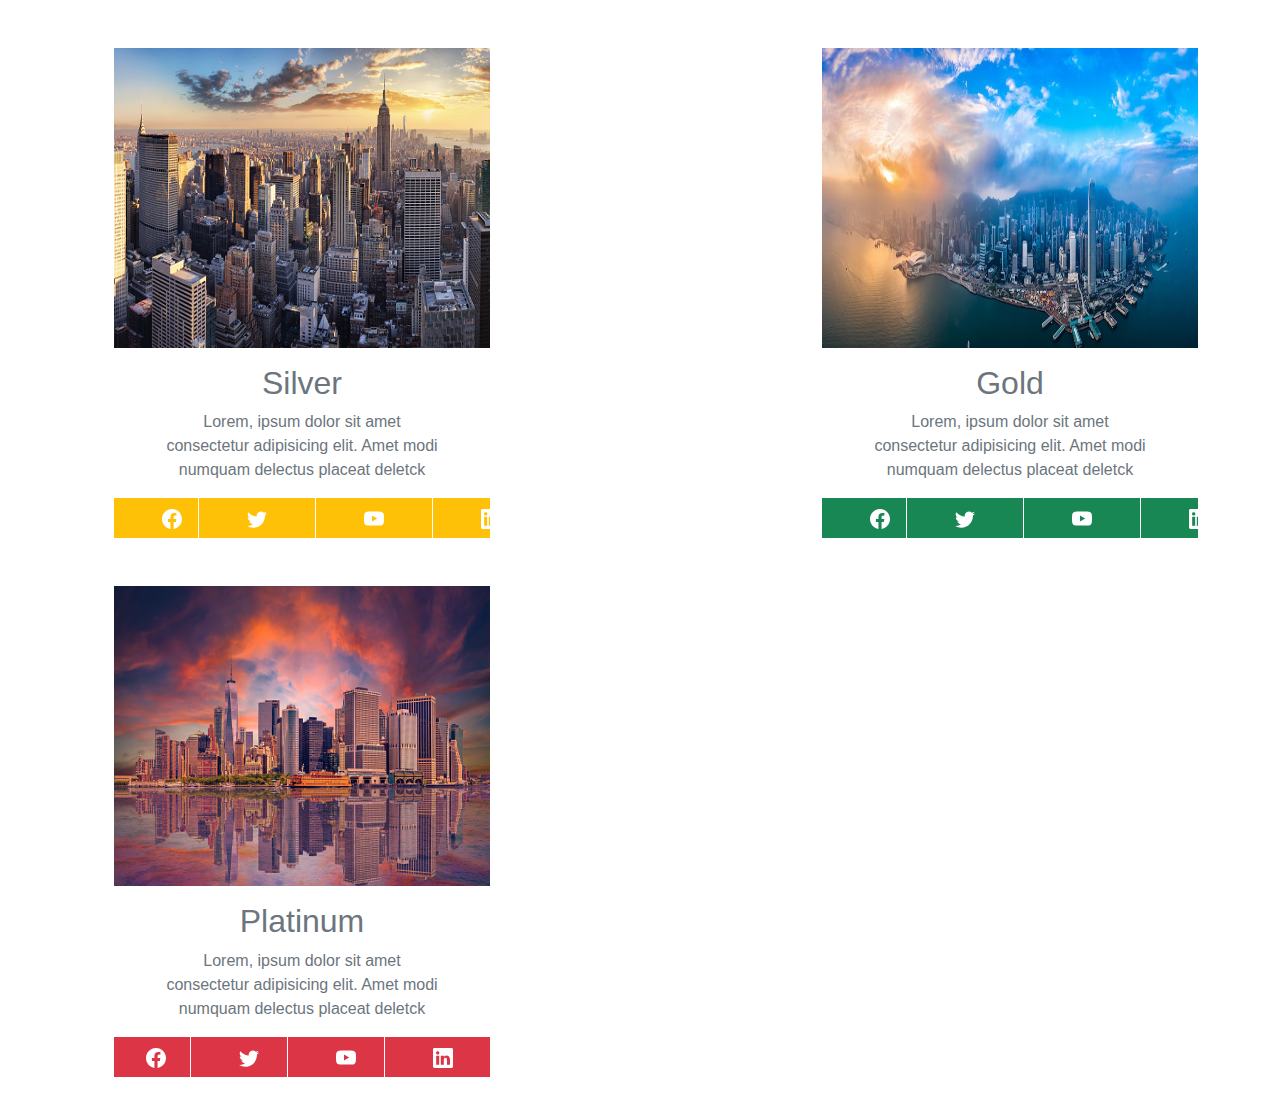
<file: index.html>
<!DOCTYPE html>
<html lang="en">
<head>
    <meta charset="UTF-8">
    <meta http-equiv="X-UA-Compatible" content="IE=edge">
    <meta name="viewport" content="width=device-width, initial-scale=1.0">
    <link rel="stylesheet" href="./bootstrap-5.0.2-dist/css/bootstrap.min.css">
    <link rel="stylesheet" href="./css/main.css">
    <title>Document</title>
</head>
<body>
    <div class="container">
            <ul class="hero-list row justify-content-between">
                <li class="item col-12 col-md-6  col-lg-4 mt-5">
                    <img src="./images/istockphoto-615398376-170667a.jpg" alt="Silver" width="100%" height="300">
                    <div class="bg-white width-5">
                        <h3 class="  fs-2 fw-normal text-secondary text-center pt-3">Silver</h3>
                        <p class=" text-secondary text-center w-75 mx-auto">Lorem, ipsum dolor sit amet consectetur adipisicing elit. Amet modi numquam delectus placeat deletck </p>
                    </div>
                    <ul class="d-flex bg-warning gap-5  justify-content-around text-center">
                        <li class="pt-2 pb-2 ms-3 pe-3" style="border-right: 1px solid white;">
                            <svg xmlns="http://www.w3.org/2000/svg" width="20" height="20" fill="white" class="bi bi-facebook" viewBox="0 0 16 16">
                            <path d="M16 8.049c0-4.446-3.582-8.05-8-8.05C3.58 0-.002 3.603-.002 8.05c0 4.017 2.926 7.347 6.75 7.951v-5.625h-2.03V8.05H6.75V6.275c0-2.017 1.195-3.131 3.022-3.131.876 0 1.791.157 1.791.157v1.98h-1.009c-.993 0-1.303.621-1.303 1.258v1.51h2.218l-.354 2.326H9.25V16c3.824-.604 6.75-3.934 6.75-7.951z"/>
                        </svg></li>
                        <li class="pt-2 pb-2  pe-5" style="border-right: 1px solid white;">
                            <svg xmlns="http://www.w3.org/2000/svg" width="20" height="20" fill="white" class="bi bi-twitter" viewBox="0 0 16 16">
                                <path d="M5.026 15c6.038 0 9.341-5.003 9.341-9.334 0-.14 0-.282-.006-.422A6.685 6.685 0 0 0 16 3.542a6.658 6.658 0 0 1-1.889.518 3.301 3.301 0 0 0 1.447-1.817 6.533 6.533 0 0 1-2.087.793A3.286 3.286 0 0 0 7.875 6.03a9.325 9.325 0 0 1-6.767-3.429 3.289 3.289 0 0 0 1.018 4.382A3.323 3.323 0 0 1 .64 6.575v.045a3.288 3.288 0 0 0 2.632 3.218 3.203 3.203 0 0 1-.865.115 3.23 3.23 0 0 1-.614-.057 3.283 3.283 0 0 0 3.067 2.277A6.588 6.588 0 0 1 .78 13.58a6.32 6.32 0 0 1-.78-.045A9.344 9.344 0 0 0 5.026 15z"/>
                            </svg>
                        </li>
                        <li class="pt-2 pb-2  pe-5" style="border-right: 1px solid white;">
                            <svg xmlns="http://www.w3.org/2000/svg" width="20" height="20" fill="white" class="bi bi-youtube" viewBox="0 0 16 16">
                                <path d="M8.051 1.999h.089c.822.003 4.987.033 6.11.335a2.01 2.01 0 0 1 1.415 1.42c.101.38.172.883.22 1.402l.01.104.022.26.008.104c.065.914.073 1.77.074 1.957v.075c-.001.194-.01 1.108-.082 2.06l-.008.105-.009.104c-.05.572-.124 1.14-.235 1.558a2.007 2.007 0 0 1-1.415 1.42c-1.16.312-5.569.334-6.18.335h-.142c-.309 0-1.587-.006-2.927-.052l-.17-.006-.087-.004-.171-.007-.171-.007c-1.11-.049-2.167-.128-2.654-.26a2.007 2.007 0 0 1-1.415-1.419c-.111-.417-.185-.986-.235-1.558L.09 9.82l-.008-.104A31.4 31.4 0 0 1 0 7.68v-.123c.002-.215.01-.958.064-1.778l.007-.103.003-.052.008-.104.022-.26.01-.104c.048-.519.119-1.023.22-1.402a2.007 2.007 0 0 1 1.415-1.42c.487-.13 1.544-.21 2.654-.26l.17-.007.172-.006.086-.003.171-.007A99.788 99.788 0 0 1 7.858 2h.193zM6.4 5.209v4.818l4.157-2.408L6.4 5.209z"/>
                            </svg>
                        </li>
                        <li class="pt-2 pb-2 me-5">
                            <svg xmlns="http://www.w3.org/2000/svg" width="20" height="20" fill="white" class="bi bi-linkedin" viewBox="0 0 16 16">
                                <path d="M0 1.146C0 .513.526 0 1.175 0h13.65C15.474 0 16 .513 16 1.146v13.708c0 .633-.526 1.146-1.175 1.146H1.175C.526 16 0 15.487 0 14.854V1.146zm4.943 12.248V6.169H2.542v7.225h2.401zm-1.2-8.212c.837 0 1.358-.554 1.358-1.248-.015-.709-.52-1.248-1.342-1.248-.822 0-1.359.54-1.359 1.248 0 .694.521 1.248 1.327 1.248h.016zm4.908 8.212V9.359c0-.216.016-.432.08-.586.173-.431.568-.878 1.232-.878.869 0 1.216.662 1.216 1.634v3.865h2.401V9.25c0-2.22-1.184-3.252-2.764-3.252-1.274 0-1.845.7-2.165 1.193v.025h-.016a5.54 5.54 0 0 1 .016-.025V6.169h-2.4c.03.678 0 7.225 0 7.225h2.4z"/>
                            </svg>
                        </li>
                    </ul>
                </li> 
                <li class="item col-12 col-md-6  col-lg-4 mt-5">
                    <img src="./images/unsplash.jpg" alt="Silver" width="100%" height="300">
                    <div class="bg-white width-5">
                        <h3 class=" fs-2 fw-normal text-secondary text-center pt-3">Gold</h3>
                        <p class=" text-secondary text-center w-75 mx-auto">Lorem, ipsum dolor sit amet consectetur adipisicing elit. Amet modi numquam delectus placeat deletck </p>
                    </div>
                    <ul class="d-flex bg-success gap-5 justify-content-around text-center">
                        <li class="pt-2 pb-2 ms-3 pe-3" style="border-right: 1px solid white;">
                            <svg xmlns="http://www.w3.org/2000/svg" width="20" height="20" fill="white" class="bi bi-facebook" viewBox="0 0 16 16">
                            <path d="M16 8.049c0-4.446-3.582-8.05-8-8.05C3.58 0-.002 3.603-.002 8.05c0 4.017 2.926 7.347 6.75 7.951v-5.625h-2.03V8.05H6.75V6.275c0-2.017 1.195-3.131 3.022-3.131.876 0 1.791.157 1.791.157v1.98h-1.009c-.993 0-1.303.621-1.303 1.258v1.51h2.218l-.354 2.326H9.25V16c3.824-.604 6.75-3.934 6.75-7.951z"/>
                        </svg></li>
                        <li class="pt-2 pb-2  pe-5" style="border-right: 1px solid white;">
                            <svg xmlns="http://www.w3.org/2000/svg" width="20" height="20" fill="white" class="bi bi-twitter" viewBox="0 0 16 16">
                                <path d="M5.026 15c6.038 0 9.341-5.003 9.341-9.334 0-.14 0-.282-.006-.422A6.685 6.685 0 0 0 16 3.542a6.658 6.658 0 0 1-1.889.518 3.301 3.301 0 0 0 1.447-1.817 6.533 6.533 0 0 1-2.087.793A3.286 3.286 0 0 0 7.875 6.03a9.325 9.325 0 0 1-6.767-3.429 3.289 3.289 0 0 0 1.018 4.382A3.323 3.323 0 0 1 .64 6.575v.045a3.288 3.288 0 0 0 2.632 3.218 3.203 3.203 0 0 1-.865.115 3.23 3.23 0 0 1-.614-.057 3.283 3.283 0 0 0 3.067 2.277A6.588 6.588 0 0 1 .78 13.58a6.32 6.32 0 0 1-.78-.045A9.344 9.344 0 0 0 5.026 15z"/>
                            </svg>
                        </li>
                        <li class="pt-2 pb-2  pe-5" style="border-right: 1px solid white;">
                            <svg xmlns="http://www.w3.org/2000/svg" width="20" height="20" fill="white" class="bi bi-youtube" viewBox="0 0 16 16">
                                <path d="M8.051 1.999h.089c.822.003 4.987.033 6.11.335a2.01 2.01 0 0 1 1.415 1.42c.101.38.172.883.22 1.402l.01.104.022.26.008.104c.065.914.073 1.77.074 1.957v.075c-.001.194-.01 1.108-.082 2.06l-.008.105-.009.104c-.05.572-.124 1.14-.235 1.558a2.007 2.007 0 0 1-1.415 1.42c-1.16.312-5.569.334-6.18.335h-.142c-.309 0-1.587-.006-2.927-.052l-.17-.006-.087-.004-.171-.007-.171-.007c-1.11-.049-2.167-.128-2.654-.26a2.007 2.007 0 0 1-1.415-1.419c-.111-.417-.185-.986-.235-1.558L.09 9.82l-.008-.104A31.4 31.4 0 0 1 0 7.68v-.123c.002-.215.01-.958.064-1.778l.007-.103.003-.052.008-.104.022-.26.01-.104c.048-.519.119-1.023.22-1.402a2.007 2.007 0 0 1 1.415-1.42c.487-.13 1.544-.21 2.654-.26l.17-.007.172-.006.086-.003.171-.007A99.788 99.788 0 0 1 7.858 2h.193zM6.4 5.209v4.818l4.157-2.408L6.4 5.209z"/>
                            </svg>
                        </li>
                        <li  class="pt-2 pb-2 me-5">
                            <svg xmlns="http://www.w3.org/2000/svg" width="20" height="20" fill="white" class="bi bi-linkedin" viewBox="0 0 16 16">
                                <path d="M0 1.146C0 .513.526 0 1.175 0h13.65C15.474 0 16 .513 16 1.146v13.708c0 .633-.526 1.146-1.175 1.146H1.175C.526 16 0 15.487 0 14.854V1.146zm4.943 12.248V6.169H2.542v7.225h2.401zm-1.2-8.212c.837 0 1.358-.554 1.358-1.248-.015-.709-.52-1.248-1.342-1.248-.822 0-1.359.54-1.359 1.248 0 .694.521 1.248 1.327 1.248h.016zm4.908 8.212V9.359c0-.216.016-.432.08-.586.173-.431.568-.878 1.232-.878.869 0 1.216.662 1.216 1.634v3.865h2.401V9.25c0-2.22-1.184-3.252-2.764-3.252-1.274 0-1.845.7-2.165 1.193v.025h-.016a5.54 5.54 0 0 1 .016-.025V6.169h-2.4c.03.678 0 7.225 0 7.225h2.4z"/>
                            </svg>
                        </li>
                    </ul>
                </li> 
                <li class="item col-12 col-md-12 col-lg-4  mt-5">
                    <img src="./images/pictures.jpg" alt="Silver" width="100%" height="300">
                    <div class="bg-white width-5">
                        <h3 class=" fs-2 fw-normal text-secondary text-center pt-3 ">Platinum</h3>
                        <p class=" text-secondary text-center w-75 mx-auto">Lorem, ipsum dolor sit amet consectetur adipisicing elit. Amet modi numquam delectus placeat deletck </p>
                    </div>
                    <ul class="d-flex bg-danger gap-5  text-center">
                        <li class="pt-2 pb-2  pe-4" style="border-right: 1px solid white;">
                            <svg xmlns="http://www.w3.org/2000/svg" width="20" height="20" fill="white" class="bi bi-facebook" viewBox="0 0 16 16">
                            <path d="M16 8.049c0-4.446-3.582-8.05-8-8.05C3.58 0-.002 3.603-.002 8.05c0 4.017 2.926 7.347 6.75 7.951v-5.625h-2.03V8.05H6.75V6.275c0-2.017 1.195-3.131 3.022-3.131.876 0 1.791.157 1.791.157v1.98h-1.009c-.993 0-1.303.621-1.303 1.258v1.51h2.218l-.354 2.326H9.25V16c3.824-.604 6.75-3.934 6.75-7.951z"/>
                        </svg></li>
                        <li class="pt-2 pb-2  pe-4" style="border-right: 1px solid white;">
                            <svg class="me-1" xmlns="http://www.w3.org/2000/svg" width="20" height="20" fill="white" class="bi bi-twitter" viewBox="0 0 16 16">
                                <path d="M5.026 15c6.038 0 9.341-5.003 9.341-9.334 0-.14 0-.282-.006-.422A6.685 6.685 0 0 0 16 3.542a6.658 6.658 0 0 1-1.889.518 3.301 3.301 0 0 0 1.447-1.817 6.533 6.533 0 0 1-2.087.793A3.286 3.286 0 0 0 7.875 6.03a9.325 9.325 0 0 1-6.767-3.429 3.289 3.289 0 0 0 1.018 4.382A3.323 3.323 0 0 1 .64 6.575v.045a3.288 3.288 0 0 0 2.632 3.218 3.203 3.203 0 0 1-.865.115 3.23 3.23 0 0 1-.614-.057 3.283 3.283 0 0 0 3.067 2.277A6.588 6.588 0 0 1 .78 13.58a6.32 6.32 0 0 1-.78-.045A9.344 9.344 0 0 0 5.026 15z"/>
                            </svg>

                        </li>
                        <li class="pt-2 pb-2 pe-4" style="border-right: 1px solid white;">
                            <svg class="me-1" xmlns="http://www.w3.org/2000/svg" width="20" height="20" fill="white" class="bi bi-youtube" viewBox="0 0 16 16">
                                <path d="M8.051 1.999h.089c.822.003 4.987.033 6.11.335a2.01 2.01 0 0 1 1.415 1.42c.101.38.172.883.22 1.402l.01.104.022.26.008.104c.065.914.073 1.77.074 1.957v.075c-.001.194-.01 1.108-.082 2.06l-.008.105-.009.104c-.05.572-.124 1.14-.235 1.558a2.007 2.007 0 0 1-1.415 1.42c-1.16.312-5.569.334-6.18.335h-.142c-.309 0-1.587-.006-2.927-.052l-.17-.006-.087-.004-.171-.007-.171-.007c-1.11-.049-2.167-.128-2.654-.26a2.007 2.007 0 0 1-1.415-1.419c-.111-.417-.185-.986-.235-1.558L.09 9.82l-.008-.104A31.4 31.4 0 0 1 0 7.68v-.123c.002-.215.01-.958.064-1.778l.007-.103.003-.052.008-.104.022-.26.01-.104c.048-.519.119-1.023.22-1.402a2.007 2.007 0 0 1 1.415-1.42c.487-.13 1.544-.21 2.654-.26l.17-.007.172-.006.086-.003.171-.007A99.788 99.788 0 0 1 7.858 2h.193zM6.4 5.209v4.818l4.157-2.408L6.4 5.209z"/>
                            </svg>
                        </li>
                        <li class="pt-2 pb-2 me-5 pe-5">
                            <svg xmlns="http://www.w3.org/2000/svg" width="20" height="20" fill="white" class="bi bi-linkedin" viewBox="0 0 16 16">
                                <path d="M0 1.146C0 .513.526 0 1.175 0h13.65C15.474 0 16 .513 16 1.146v13.708c0 .633-.526 1.146-1.175 1.146H1.175C.526 16 0 15.487 0 14.854V1.146zm4.943 12.248V6.169H2.542v7.225h2.401zm-1.2-8.212c.837 0 1.358-.554 1.358-1.248-.015-.709-.52-1.248-1.342-1.248-.822 0-1.359.54-1.359 1.248 0 .694.521 1.248 1.327 1.248h.016zm4.908 8.212V9.359c0-.216.016-.432.08-.586.173-.431.568-.878 1.232-.878.869 0 1.216.662 1.216 1.634v3.865h2.401V9.25c0-2.22-1.184-3.252-2.764-3.252-1.274 0-1.845.7-2.165 1.193v.025h-.016a5.54 5.54 0 0 1 .016-.025V6.169h-2.4c.03.678 0 7.225 0 7.225h2.4z"/>
                            </svg>
                        </li>
                    </ul>
                </li> 
            </ul>
    </div>
    
    <script src="./bootstrap-5.0.2-dist/js/bootstrap.min.js"></script>
</body>
</html>
</file>
<file: css/main.css>
* {
  box-sizing: border-box;
  margin: 0;
  padding: 0;
  list-style: none;
  text-decoration: none;
}

body {
  font-family: sans-serif;
}

.visually-hidden {
  position: absolute;
  width: 1px;
  height: 1px;
  margin: -1px;
  border: 0;
  padding: 0;
  white-space: nowrap;
  -webkit-clip-path: inset(100%);
          clip-path: inset(100%);
  clip: rect(0 0 0 0);
  overflow: hidden;
}

.item {
  max-width: 400px;
  width: 100%;
  transition: 0.3s linear;
}

.item:hover {
  transform: scale(1.2);
}/*# sourceMappingURL=main.css.map */
</file>
